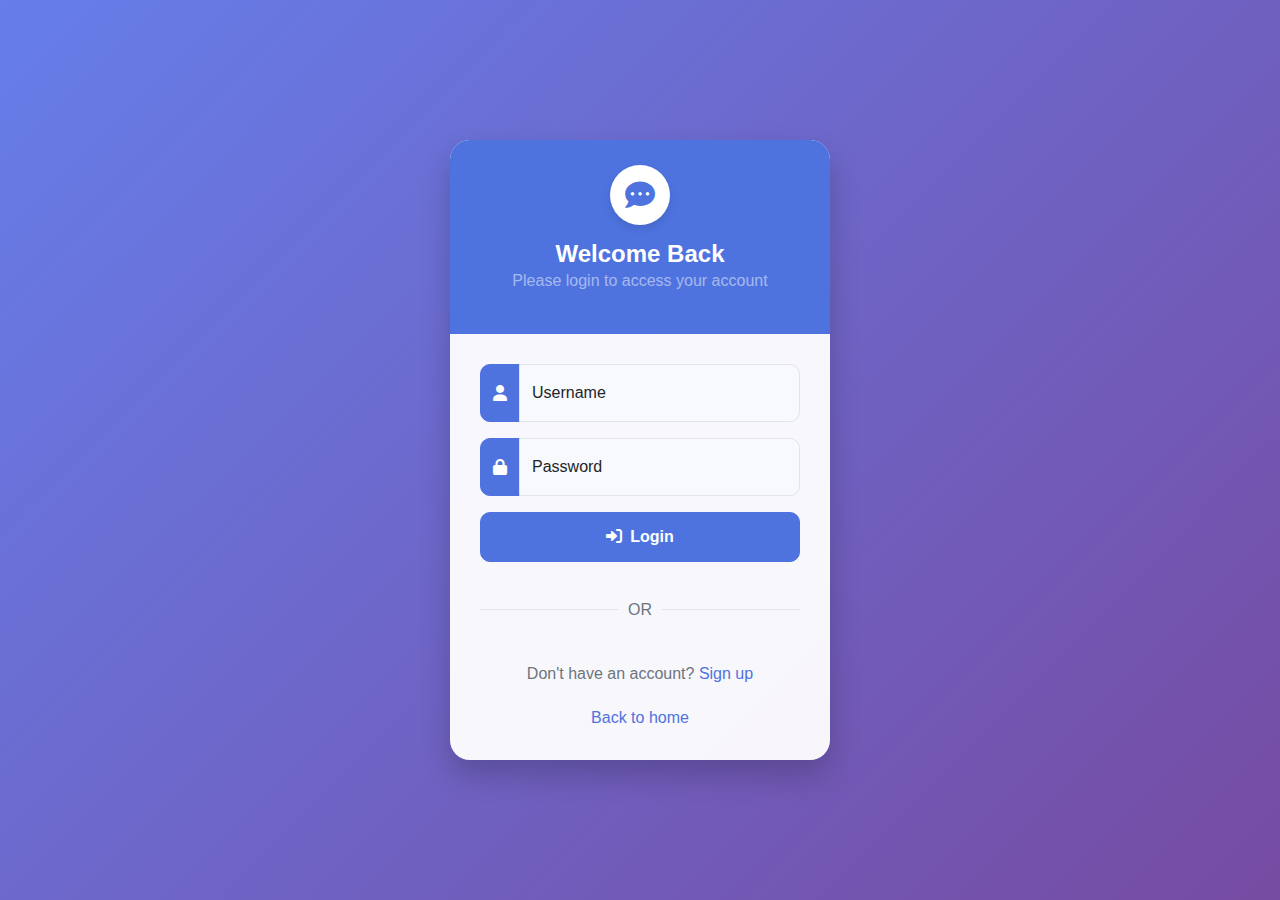
<file: login.html>
<!DOCTYPE html>
<html lang="en">

<head>
    <meta charset="UTF-8">
    <meta name="viewport" content="width=device-width, initial-scale=1.0">
    <title>Login | RandomChat</title>
    <link href="https://cdn.jsdelivr.net/npm/bootstrap@5.3.0-alpha1/dist/css/bootstrap.min.css" rel="stylesheet">
    <link rel="stylesheet" href="https://cdnjs.cloudflare.com/ajax/libs/font-awesome/6.0.0/css/all.min.css">
    <script src="https://accounts.google.com/gsi/client" async defer></script>
    <style>
        :root {
            --primary-color: #4e73df;
            --secondary-color: #6c757d;
            --success-color: #1cc88a;
            --accent-color: #f0f2ff;
        }

        body {
            background: linear-gradient(135deg, #667eea 0%, #764ba2 100%);
            min-height: 100vh;
            display: flex;
            align-items: center;
            justify-content: center;
            font-family: 'Segoe UI', Tahoma, Geneva, Verdana, sans-serif;
        }

        .login-container {
            background: rgba(255, 255, 255, 0.95);
            border-radius: 20px;
            box-shadow: 0 15px 30px rgba(0, 0, 0, 0.2);
            overflow: hidden;
            width: 380px;
            padding: 0;
            transition: all 0.3s ease;
        }

        .login-container:hover {
            transform: translateY(-5px);
            box-shadow: 0 20px 40px rgba(0, 0, 0, 0.3);
        }

        .login-header {
            background: var(--primary-color);
            padding: 25px;
            text-align: center;
            color: white;
        }

        .login-header h1 {
            font-size: 24px;
            margin: 0;
            font-weight: 600;
        }

        .login-form {
            padding: 30px;
        }

        .form-control {
            border-radius: 10px;
            padding: 12px 15px;
            border: 1px solid #e1e5eb;
            background-color: #f8f9fc;
            transition: all 0.3s;
        }

        .form-control:focus {
            border-color: var(--primary-color);
            box-shadow: 0 0 0 0.25rem rgba(78, 115, 223, 0.25);
            background-color: white;
        }

        .input-group-text {
            background-color: var(--primary-color);
            color: white;
            border-color: var(--primary-color);
            border-radius: 10px 0 0 10px;
        }

        .form-floating > .form-control {
            padding-top: 1.625rem;
            padding-bottom: 0.625rem;
        }

        .btn-primary {
            background-color: var(--primary-color);
            border-color: var(--primary-color);
            padding: 12px;
            border-radius: 10px;
            font-weight: 600;
            transition: all 0.3s;
        }

        .btn-primary:hover {
            background-color: #3a5ccc;
            border-color: #3a5ccc;
            transform: translateY(-2px);
        }

        .divider {
            display: flex;
            align-items: center;
            margin: 20px 0;
            color: var(--secondary-color);
        }

        .divider::before, .divider::after {
            content: "";
            flex: 1;
            border-bottom: 1px solid #e1e5eb;
        }

        .divider::before {
            margin-right: 10px;
        }

        .divider::after {
            margin-left: 10px;
        }

        .g_id_signin {
            display: flex;
            justify-content: center;
            margin-top: 15px;
        }

        .footer-link {
            text-align: center;
            margin-top: 20px;
            color: var(--secondary-color);
        }

        .footer-link a {
            color: var(--primary-color);
            text-decoration: none;
            transition: all 0.3s;
        }

        .footer-link a:hover {
            color: #3a5ccc;
            text-decoration: underline;
        }

        .logo-container {
            display: flex;
            justify-content: center;
            margin-bottom: 15px;
        }

        .logo {
            width: 60px;
            height: 60px;
            background-color: white;
            border-radius: 50%;
            display: flex;
            align-items: center;
            justify-content: center;
            box-shadow: 0 4px 8px rgba(0, 0, 0, 0.1);
        }

        .logo i {
            font-size: 30px;
            color: var(--primary-color);
        }
    </style>
</head>

<body>
    <div class="login-container">
        <div class="login-header">
            <div class="logo-container">
                <div class="logo">
                    <i class="fas fa-comment-dots"></i>
                </div>
            </div>
            <h1>Welcome Back</h1>
            <p class="text-white-50">Please login to access your account</p>
        </div>
        <div class="login-form">
            <form id="login-form">
                <div class="mb-3">
                    <div class="input-group">
                        <span class="input-group-text"><i class="fas fa-user"></i></span>
                        <div class="form-floating flex-grow-1">
                            <input type="text" class="form-control" id="username" placeholder="Username" required>
                            <label for="username">Username</label>
                        </div>
                    </div>
                </div>
                <div class="mb-3">
                    <div class="input-group">
                        <span class="input-group-text"><i class="fas fa-lock"></i></span>
                        <div class="form-floating flex-grow-1">
                            <input type="password" class="form-control" id="password" placeholder="Password" required>
                            <label for="password">Password</label>
                        </div>
                    </div>
                </div>
                <button type="submit" class="btn btn-primary w-100 mb-3">
                    <i class="fas fa-sign-in-alt me-2"></i>Login
                </button>
            </form>
            
            <div class="divider">OR</div>
            
            <div id="g_id_onload"
                data-client_id="308927071685-ja6429n5egdvqp9p67b1hsginbnvh0pp.apps.googleusercontent.com"
                data-callback="handleCredentialResponse">
            </div>
            <div class="g_id_signin" data-type="standard"></div>
            
            <div class="footer-link">
                Don't have an account? <a href="signup.html">Sign up</a>
            </div>
            <div class="footer-link">
                <a href="index.html">Back to home</a>
            </div>
        </div>
    </div>

    <script>
        document.getElementById("login-form").addEventListener("submit", function (e) {
            e.preventDefault();
            const username = document.getElementById("username").value;
            const password = document.getElementById("password").value;

            fetch("login.php", {
                method: "POST",
                headers: {
                    "Content-Type": "application/x-www-form-urlencoded",
                },
                body: `username=${encodeURIComponent(username)}&password=${encodeURIComponent(password)}`,
            })
                .then(response => response.json())
                .then(data => {
                    if (data.success) {
                        localStorage.setItem("username", data.username);
                        localStorage.setItem("display_name", data.display_name || data.username);
                        localStorage.setItem("user_id", data.user_id);
                        alert("Login successful!");
                        window.location.href = "index.html";
                    } else {
                        alert("Invalid username or password.");
                    }
                });
        });
    </script>

    <script>
        function handleCredentialResponse(response) {
            // Decode the JWT token to get user info
            const responsePayload = decodeJwtResponse(response.credential);
        
            console.log("ID: " + responsePayload.sub);
            console.log("Name: " + responsePayload.name);
            console.log("Email: " + responsePayload.email);
        
            // Send the token to your backend for verification
            fetch("google_login.php", {
                method: "POST",
                headers: {
                    "Content-Type": "application/json",
                },
                body: JSON.stringify({ token: response.credential }),
            })
            .then(response => response.json())
            .then(data => {
                if (data.success) {
                    // Store user data in localStorage
                    localStorage.setItem("username", data.username);
                    localStorage.setItem("display_name", data.display_name || data.username);
                    localStorage.setItem("user_id", data.user_id);
                    localStorage.setItem("is_admin", data.is_admin);
        
                    // Redirect to the home page
                    window.location.href = "index.html";
                } else {
                    alert("Login failed: " + data.message);
                }
            })
            .catch(error => {
                console.error("Error:", error);
            });
        }
        
        function decodeJwtResponse(token) {
            const base64Url = token.split('.')[1];
            const base64 = base64Url.replace(/-/g, '+').replace(/_/g, '/');
            const jsonPayload = decodeURIComponent(atob(base64).split('').map(function(c) {
                return '%' + ('00' + c.charCodeAt(0).toString(16)).slice(-2);
            }).join(''));
        
            return JSON.parse(jsonPayload);
        }
    </script>
</body>

</html>
</file>
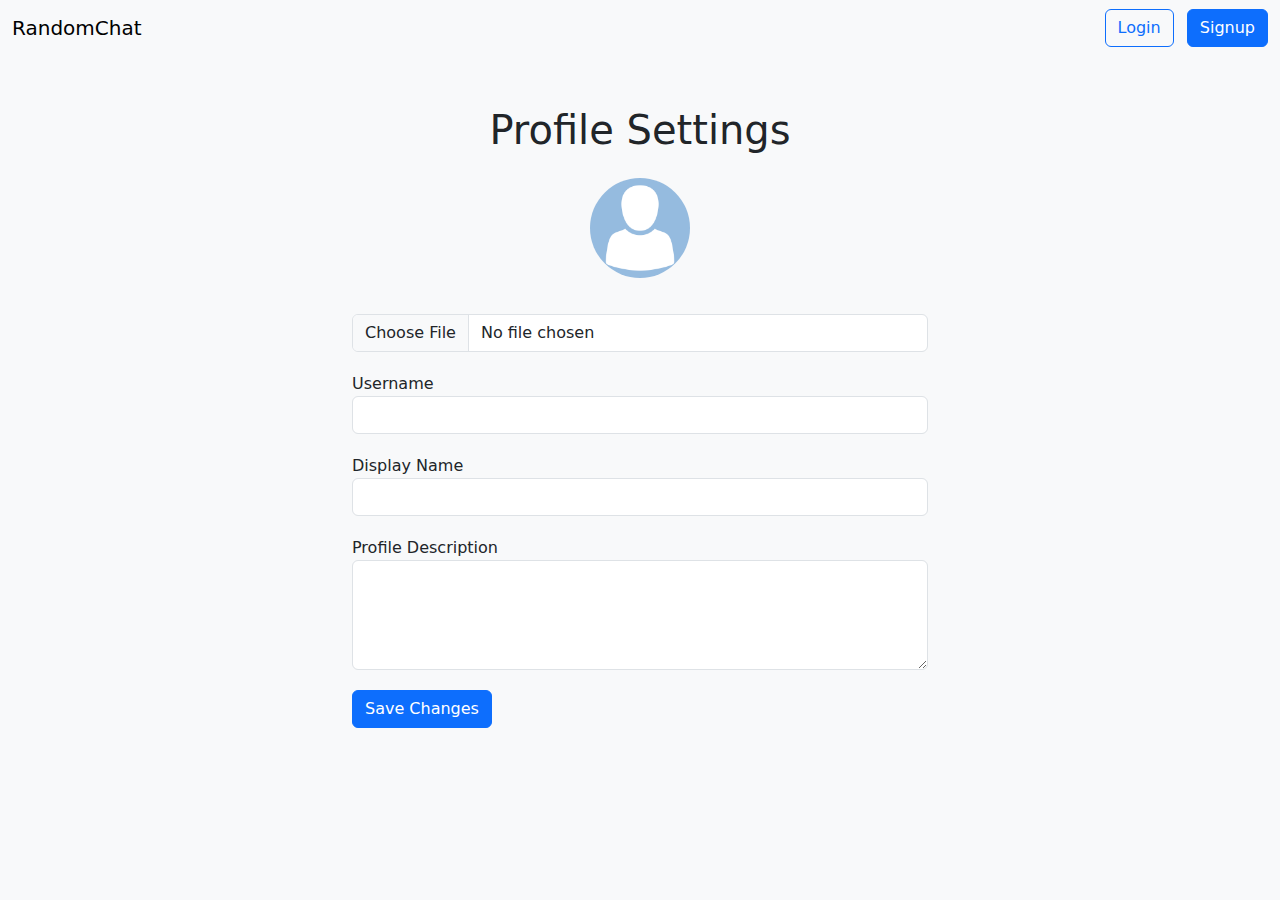
<file: settings.html>
<!DOCTYPE html>
<html lang="en">

<head>
    <meta charset="UTF-8">
    <meta name="viewport" content="width=device-width, initial-scale=1.0">
    <title>Settings | RandomChat</title>
    <link href="https://cdn.jsdelivr.net/npm/bootstrap@5.3.0-alpha1/dist/css/bootstrap.min.css" rel="stylesheet">
    <style>
        body {
            background-color: #f8f9fa;
        }

        .container {
            max-width: 600px;
            margin-top: 50px;
        }

        .profile-preview {
            width: 100px;
            height: 100px;
            border-radius: 50%;
            object-fit: cover;
            margin-bottom: 20px;
        }

        .form-group {
            margin-bottom: 20px;
        }
    </style>
</head>

<body>
    <!-- Navigation Bar -->
    <nav class="navbar navbar-expand-lg navbar-light bg-light">
        <div class="container-fluid">
            <a class="navbar-brand" href="index.html">RandomChat</a>
            <div class="d-flex">
                <div id="auth-buttons">
                    <!-- Login and Signup buttons will be dynamically inserted here -->
                </div>
                <div id="user-dropdown" class="dropdown" style="display: none;">
                    <button class="btn btn-secondary dropdown-toggle" type="button" id="dropdownMenuButton"
                        data-bs-toggle="dropdown" aria-expanded="false">
                        <!-- Username will be dynamically inserted here -->
                    </button>
                    <ul class="dropdown-menu" aria-labelledby="dropdownMenuButton">
                        <li><a class="dropdown-item" href="settings.html">Settings</a></li>
                        <li><a class="dropdown-item" href="#" id="logout-btn">Logout</a></li>
                    </ul>
                </div>
            </div>
        </div>
    </nav>

    <div class="container">
        <h1 class="text-center mb-4">Profile Settings</h1>
        <form id="settings-form" enctype="multipart/form-data">
            <!-- Profile Picture Preview and Upload -->
            <div class="form-group text-center">
                <img id="profile-preview" src="uploads/default.jpg" alt="Profile Picture" class="profile-preview">
                <input type="file" id="profile-picture" name="profile_picture" accept="image/*"
                    class="form-control mt-3">
            </div>

            <!-- Username -->
            <div class="form-group">
                <label for="username">Username</label>
                <input type="text" id="username" name="username" class="form-control" readonly>
            </div>

            <!-- Display Name -->
            <div class="form-group">
                <label for="display-name">Display Name</label>
                <input type="text" id="display-name" name="display_name" class="form-control">
            </div>

            <!-- Profile Description -->
            <div class="form-group">
                <label for="description">Profile Description</label>
                <textarea id="description" name="description" class="form-control" rows="4"></textarea>
            </div>

            <!-- Submit Button -->
            <button type="submit" class="btn btn-primary">Save Changes</button>
        </form>
    </div>

    <!-- Bootstrap JS and dependencies -->
    <script src="https://cdn.jsdelivr.net/npm/@popperjs/core@2.11.6/dist/umd/popper.min.js"></script>
    <script src="https://cdn.jsdelivr.net/npm/bootstrap@5.3.0-alpha1/dist/js/bootstrap.min.js"></script>

    <script>
        // Check if the user is logged in
        function checkLoginStatus() {
            const authButtons = document.getElementById("auth-buttons");
            const userDropdown = document.getElementById("user-dropdown");
            const username = localStorage.getItem("username");
            const displayName = localStorage.getItem("display_name");

            if (username) {
                // User is logged in
                authButtons.style.display = "none";
                userDropdown.style.display = "block";
                document.getElementById("dropdownMenuButton").textContent = displayName || username;
            } else {
                // User is not logged in
                authButtons.innerHTML = `
                    <a href="login.html" class="btn btn-outline-primary me-2">Login</a>
                    <a href="signup.html" class="btn btn-primary">Signup</a>
                `;
                userDropdown.style.display = "none";
            }
        }

        // Logout functionality
        document.getElementById("logout-btn")?.addEventListener("click", function () {
            localStorage.removeItem("username");
            localStorage.removeItem("user_id");
            window.location.href = "index.html";
        });

        // Check login status on page load
        checkLoginStatus();

        // Load user data on page load
        function loadUserData() {
            const user_id = localStorage.getItem("user_id");
            if (user_id) {
                fetch(`get_user.php?user_id=${user_id}`)
                    .then(response => response.json())
                    .then(data => {
                        if (data.success) {
                            document.getElementById("username").value = data.username || "";
                            document.getElementById("display-name").value = data.display_name || data.username || "";
                            document.getElementById("description").value = data.description || "";
                            document.getElementById("profile-preview").src = `uploads/${data.profile_picture || "default.jpg"}`;
                        }
                    })
                    .catch(error => {
                        console.error("Error loading user data:", error);
                    });
            }
        }

        // Preview profile picture before uploading
        document.getElementById("profile-picture").addEventListener("change", function (e) {
            const file = e.target.files[0];
            if (file) {
                const reader = new FileReader();
                reader.onload = function (e) {
                    document.getElementById("profile-preview").src = e.target.result;
                };
                reader.readAsDataURL(file);
            }
        });

        // Handle form submission
        document.getElementById("settings-form").addEventListener("submit", function (e) {
            e.preventDefault();
            const formData = new FormData(this);

            fetch("settings.php", {
                method: "POST",
                body: formData,
            })
                .then(response => response.json())
                .then(data => {
                    if (data.success) {
                        alert("Profile updated successfully!");
                        // Update localStorage with the new display name
                        if (data.display_name) {
                            localStorage.setItem("display_name", data.display_name);
                        }
                        checkLoginStatus(); // Refresh the navigation bar
                        window.location.reload(); // Refresh the page
                    } else {
                        alert("Failed to update profile. Please try again.");
                    }
                })
                .catch(error => {
                    console.error("Error updating profile:", error);
                    alert("Failed to update profile. Please try again.");
                });
        });

        // Load user data on page load
        loadUserData();
    </script>
</body>

</html>
</file>
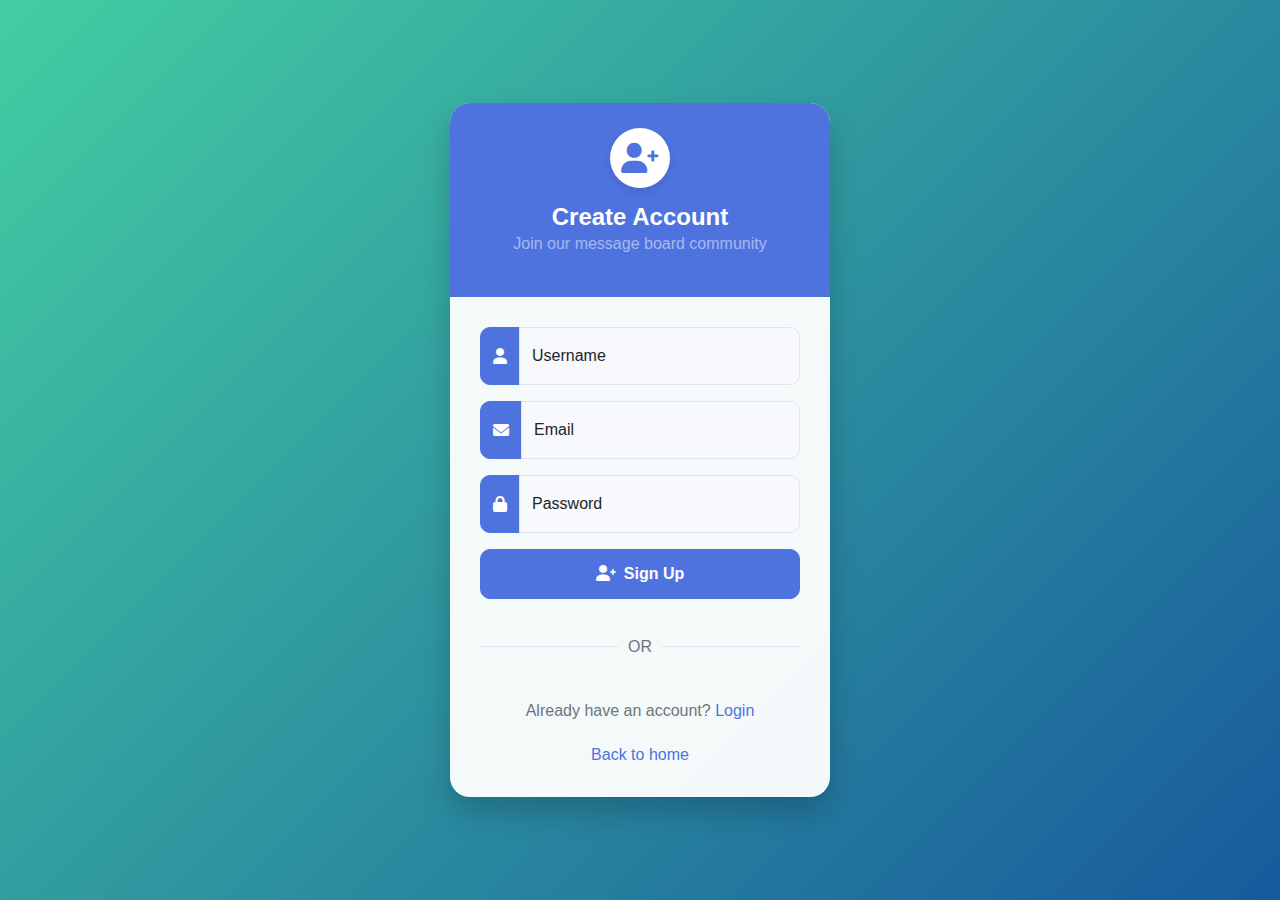
<file: signup.html>
<!DOCTYPE html>
<html lang="en">

<head>
    <meta charset="UTF-8">
    <meta name="viewport" content="width=device-width, initial-scale=1.0">
    <title>Sign Up | RandomChat</title>
    <link href="https://cdn.jsdelivr.net/npm/bootstrap@5.3.0-alpha1/dist/css/bootstrap.min.css" rel="stylesheet">
    <link rel="stylesheet" href="https://cdnjs.cloudflare.com/ajax/libs/font-awesome/6.0.0/css/all.min.css">
    <script src="https://accounts.google.com/gsi/client" async defer></script>
    <style>
        :root {
            --primary-color: #4e73df;
            --secondary-color: #6c757d;
            --success-color: #1cc88a;
            --accent-color: #f0f2ff;
        }

        body {
            background: linear-gradient(135deg, #43cea2 0%, #185a9d 100%);
            min-height: 100vh;
            display: flex;
            align-items: center;
            justify-content: center;
            font-family: 'Segoe UI', Tahoma, Geneva, Verdana, sans-serif;
        }

        .signup-container {
            background: rgba(255, 255, 255, 0.95);
            border-radius: 20px;
            box-shadow: 0 15px 30px rgba(0, 0, 0, 0.2);
            overflow: hidden;
            width: 380px;
            padding: 0;
            transition: all 0.3s ease;
        }

        .signup-container:hover {
            transform: translateY(-5px);
            box-shadow: 0 20px 40px rgba(0, 0, 0, 0.3);
        }

        .signup-header {
            background: var(--primary-color);
            padding: 25px;
            text-align: center;
            color: white;
        }

        .signup-header h1 {
            font-size: 24px;
            margin: 0;
            font-weight: 600;
        }

        .signup-form {
            padding: 30px;
        }

        .form-control {
            border-radius: 10px;
            padding: 12px 15px;
            border: 1px solid #e1e5eb;
            background-color: #f8f9fc;
            transition: all 0.3s;
        }

        .form-control:focus {
            border-color: var(--primary-color);
            box-shadow: 0 0 0 0.25rem rgba(78, 115, 223, 0.25);
            background-color: white;
        }

        .input-group-text {
            background-color: var(--primary-color);
            color: white;
            border-color: var(--primary-color);
            border-radius: 10px 0 0 10px;
        }

        .form-floating > .form-control {
            padding-top: 1.625rem;
            padding-bottom: 0.625rem;
        }

        .btn-primary {
            background-color: var(--primary-color);
            border-color: var(--primary-color);
            padding: 12px;
            border-radius: 10px;
            font-weight: 600;
            transition: all 0.3s;
        }

        .btn-primary:hover {
            background-color: #3a5ccc;
            border-color: #3a5ccc;
            transform: translateY(-2px);
        }

        .divider {
            display: flex;
            align-items: center;
            margin: 20px 0;
            color: var(--secondary-color);
        }

        .divider::before, .divider::after {
            content: "";
            flex: 1;
            border-bottom: 1px solid #e1e5eb;
        }

        .divider::before {
            margin-right: 10px;
        }

        .divider::after {
            margin-left: 10px;
        }

        .g_id_signin {
            display: flex;
            justify-content: center;
            margin-top: 15px;
        }

        .footer-link {
            text-align: center;
            margin-top: 20px;
            color: var(--secondary-color);
        }

        .footer-link a {
            color: var(--primary-color);
            text-decoration: none;
            transition: all 0.3s;
        }

        .footer-link a:hover {
            color: #3a5ccc;
            text-decoration: underline;
        }

        .logo-container {
            display: flex;
            justify-content: center;
            margin-bottom: 15px;
        }

        .logo {
            width: 60px;
            height: 60px;
            background-color: white;
            border-radius: 50%;
            display: flex;
            align-items: center;
            justify-content: center;
            box-shadow: 0 4px 8px rgba(0, 0, 0, 0.1);
        }

        .logo i {
            font-size: 30px;
            color: var(--primary-color);
        }
    </style>
</head>

<body>
    <div class="signup-container">
        <div class="signup-header">
            <div class="logo-container">
                <div class="logo">
                    <i class="fas fa-user-plus"></i>
                </div>
            </div>
            <h1>Create Account</h1>
            <p class="text-white-50">Join our message board community</p>
        </div>
        <div class="signup-form">
            <form id="signup-form">
                <div class="mb-3">
                    <div class="input-group">
                        <span class="input-group-text"><i class="fas fa-user"></i></span>
                        <div class="form-floating flex-grow-1">
                            <input type="text" class="form-control" id="username" placeholder="Username" required>
                            <label for="username">Username</label>
                        </div>
                    </div>
                </div>
                <div class="mb-3">
                    <div class="input-group">
                        <span class="input-group-text"><i class="fas fa-envelope"></i></span>
                        <div class="form-floating flex-grow-1">
                            <input type="email" class="form-control" id="email" placeholder="Email" required>
                            <label for="email">Email</label>
                        </div>
                    </div>
                </div>
                <div class="mb-3">
                    <div class="input-group">
                        <span class="input-group-text"><i class="fas fa-lock"></i></span>
                        <div class="form-floating flex-grow-1">
                            <input type="password" class="form-control" id="password" placeholder="Password" required>
                            <label for="password">Password</label>
                        </div>
                    </div>
                </div>
                <button type="submit" class="btn btn-primary w-100 mb-3">
                    <i class="fas fa-user-plus me-2"></i>Sign Up
                </button>
            </form>
            
            <div class="divider">OR</div>
            
            <div id="g_id_onload" 
                data-client_id="308927071685-ja6429n5egdvqp9p67b1hsginbnvh0pp.apps.googleusercontent.com"
                data-callback="handleCredentialResponse">
            </div>
            <div class="g_id_signin" data-type="standard"></div>
            
            <div class="footer-link">
                Already have an account? <a href="login.html">Login</a>
            </div>
            <div class="footer-link">
                <a href="index.html">Back to home</a>
            </div>
        </div>
    </div>

    <script>
        document.getElementById("signup-form").addEventListener("submit", function (e) {
            e.preventDefault();
            const username = document.getElementById("username").value;
            const email = document.getElementById("email").value;
            const password = document.getElementById("password").value;

            fetch("register.php", {
                method: "POST",
                headers: {
                    "Content-Type": "application/x-www-form-urlencoded",
                },
                body: `username=${encodeURIComponent(username)}&email=${encodeURIComponent(email)}&password=${encodeURIComponent(password)}`,
            })
                .then(response => response.json())
                .then(data => {
                    if (data.success) {
                        alert(data.message);
                        window.location.href = "login.html";
                    } else {
                        alert("Registration failed: " + data.message);
                    }
                })
                .catch(error => {
                    console.error("Error:", error);
                    alert("An error occurred during registration. Please try again.");
                });
        });

        function handleCredentialResponse(response) {
            // Decode the JWT token to get user info
            const responsePayload = decodeJwtResponse(response.credential);
        
            console.log("ID: " + responsePayload.sub);
            console.log("Name: " + responsePayload.name);
            console.log("Email: " + responsePayload.email);
        
            // Send the token to your backend for verification
            fetch("google_login.php", {
                method: "POST",
                headers: {
                    "Content-Type": "application/json",
                },
                body: JSON.stringify({ token: response.credential }),
            })
            .then(response => response.json())
            .then(data => {
                if (data.success) {
                    // Store user data in localStorage
                    localStorage.setItem("username", data.username);
                    localStorage.setItem("display_name", data.display_name || data.username);
                    localStorage.setItem("user_id", data.user_id);
                    localStorage.setItem("is_admin", data.is_admin);
        
                    // Redirect to the home page
                    window.location.href = "index.html";
                } else {
                    alert("Login failed: " + data.message);
                }
            })
            .catch(error => {
                console.error("Error:", error);
            });
        }
        
        function decodeJwtResponse(token) {
            const base64Url = token.split('.')[1];
            const base64 = base64Url.replace(/-/g, '+').replace(/_/g, '/');
            const jsonPayload = decodeURIComponent(atob(base64).split('').map(function(c) {
                return '%' + ('00' + c.charCodeAt(0).toString(16)).slice(-2);
            }).join(''));
        
            return JSON.parse(jsonPayload);
        }
    </script>
</body>
</html>
</file>
